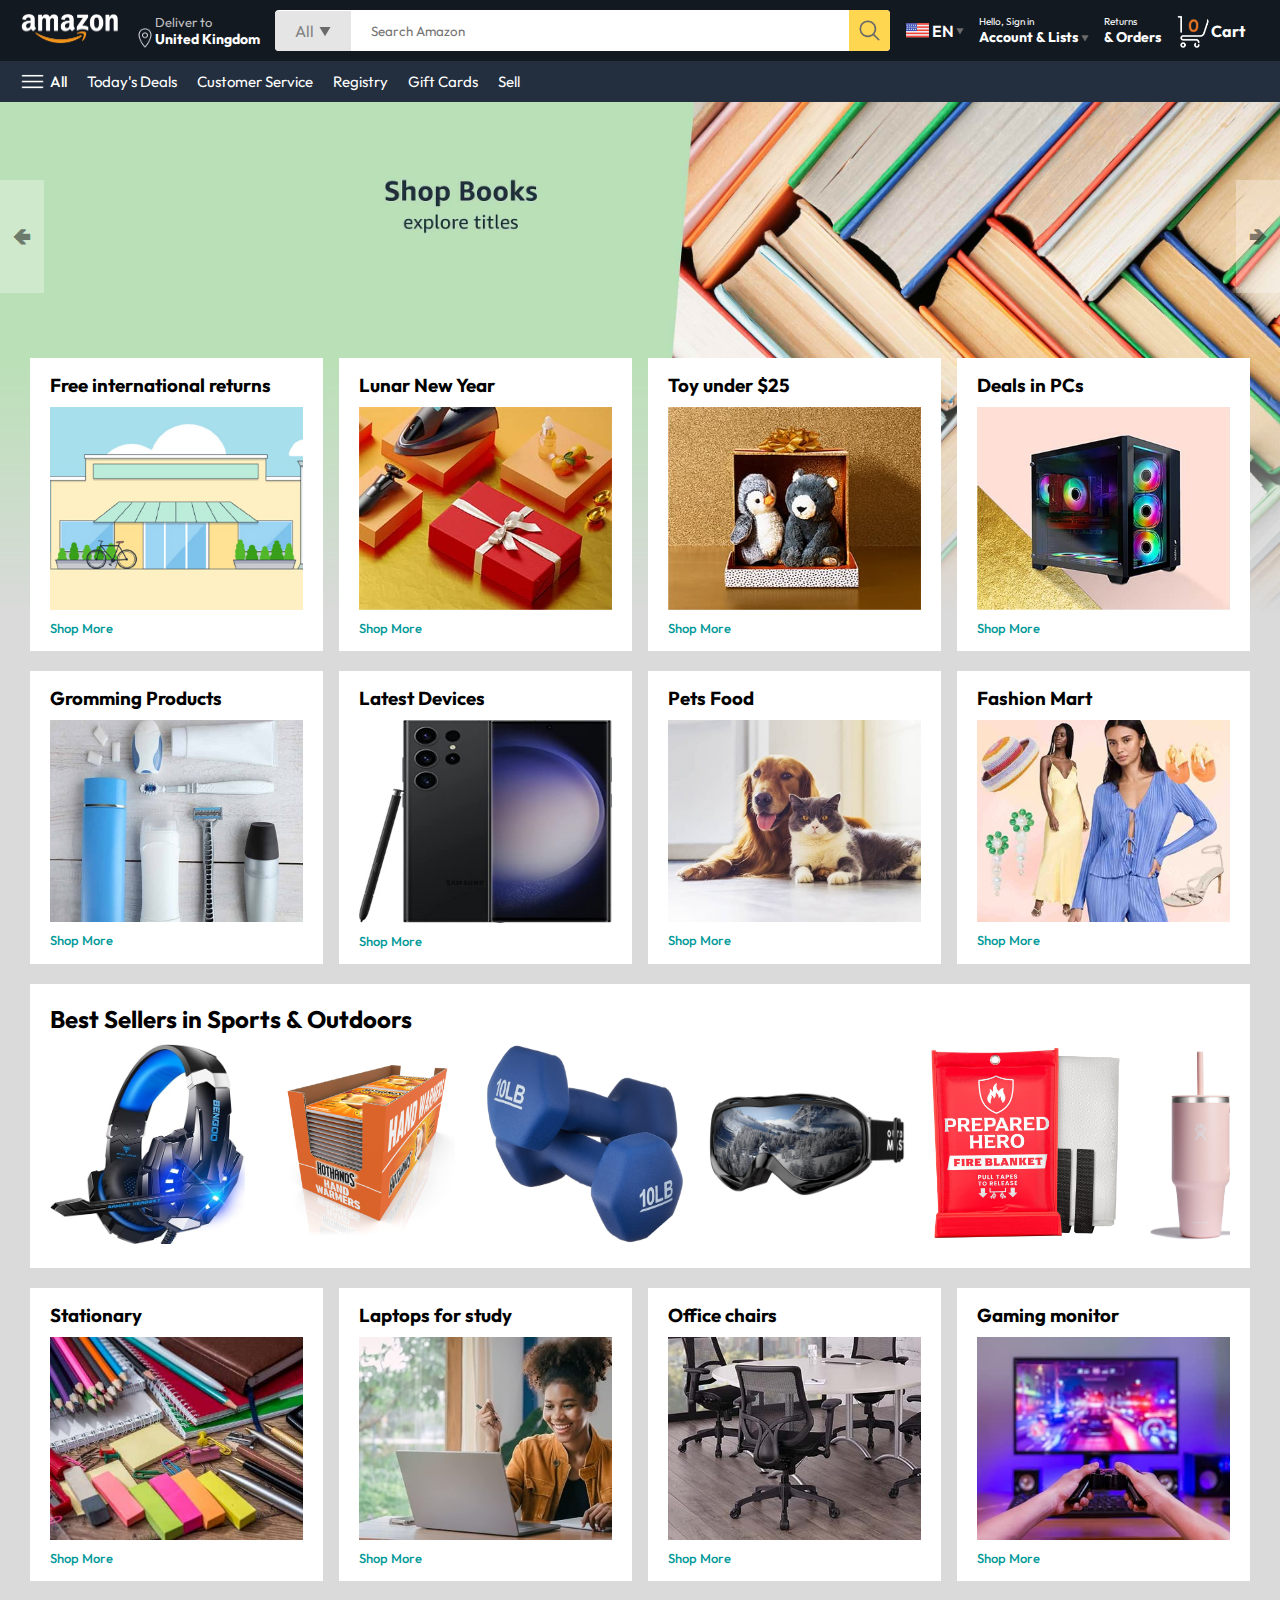
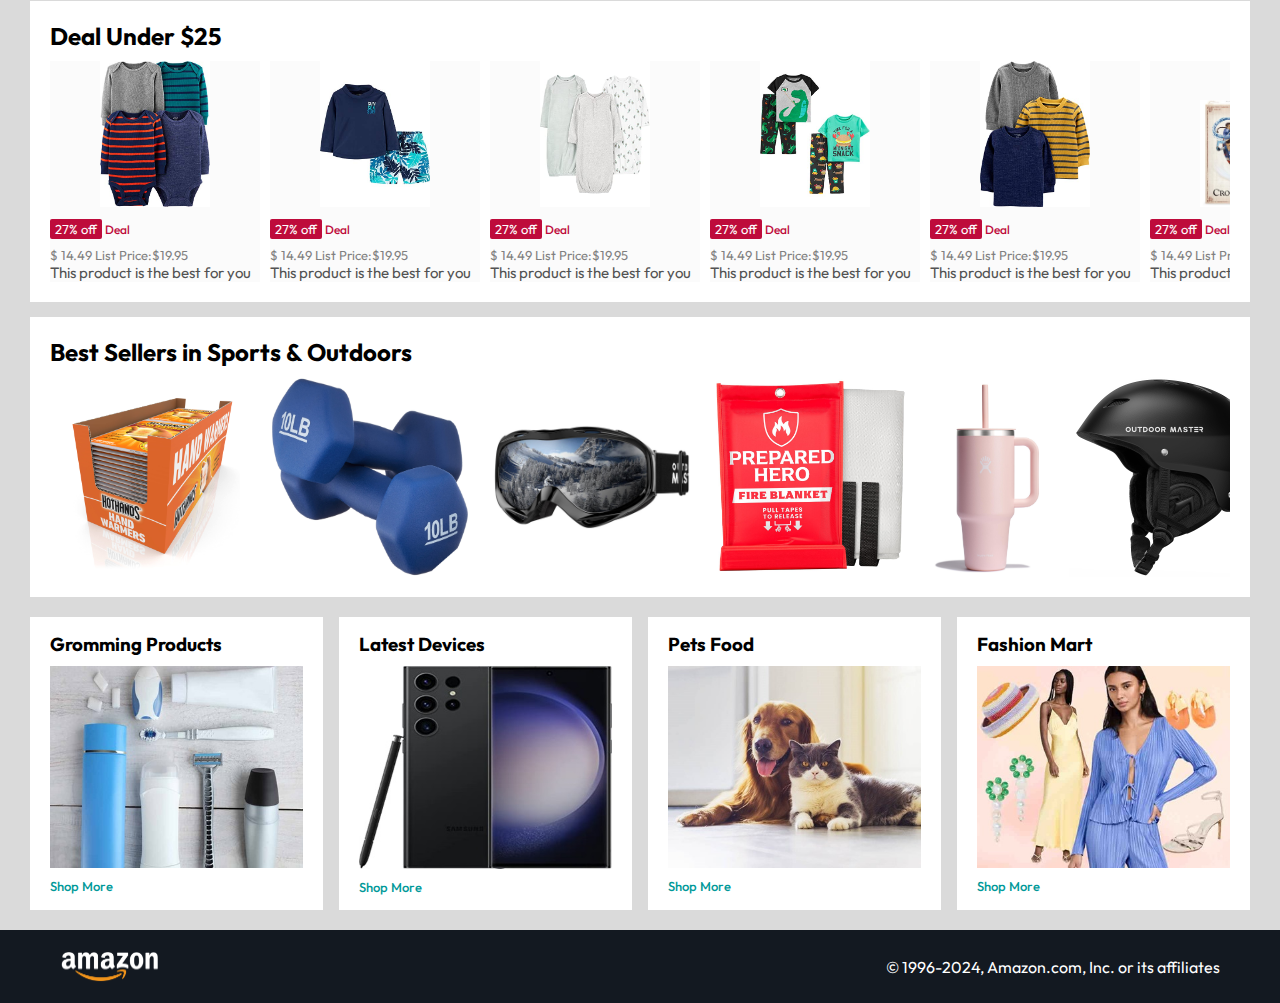
<file: index.html>
<!DOCTYPE html>
<html lang="en">
<head>
    <meta charset="UTF-8">
    <meta name="viewport" content="width=device-width, initial-scale=1.0">
    <title>Amazon Clone by Gowthami</title>
    <link rel="stylesheet" href="style.css">
</head>
<body>
    <nav >
        <!-- amazon_logo -->
        <a href="/">
            <img src="./assets/amazon_logo.png" width="100" alt="">
        </a>
        <!-- text and location icon -->
        <div class="nav-country">
            <img src="./assets/location_icon.png" height="20" alt="">
            <div>
                <p>Deliver to</p>
                <h1>United Kingdom</h1>
            </div>
        </div>
        <!-- search bar -->
        <div class="nav-search">
            <div class="nav-search-category">
                <p>All</p>
                <img src="./assets/dropdown_icon.png" height="12" alt="">
            </div>
            <input type="text" class="nav-search-input" placeholder="Search Amazon">
            <img src="./assets/search_icon.png" class="nav-search-icon" alt="">
        </div>

        <!-- language text, dropdown icon -->
         <div class="nav-language">
            <img src="./assets/us_flag.png" width="25px" alt="">
            <p>EN</p>
            <img src="./assets/dropdown_icon.png" width="8px" alt="">
         </div>

         <!-- text i.e; sign in and Account Lists -->
          <div class="nav-text">
            <p> <a href="/signin.html">Hello, Sign in</a></p>
            <h1>Account & Lists <img src="./assets/dropdown_icon.png" width="8px" alt=""></h1>
          </div>

          <!-- text i.e; Returns & Orders  -->
          <div class="nav-text">
            <p>Returns</p>
            <h1>& Orders</h1>
          </div>

          <!-- cart icon and text cart  -->
           <a href="/cart.html" class="nav-cart">
            <img src="./assets/cart_icon.png" width="35px" alt="">
            <h4>Cart</h4>
           </a>
    </nav>

    <!-- Sub-Menu -->
     <div class="nav-bottom">
        <div>
            <img src="./assets/menu_icon.png" width="25px" alt="">
            <p>All</p>
        </div>
        <!-- some links -->
        <p>Today's Deals</p>
        <p>Customer Service</p>
        <p>Registry</p>
        <p>Gift Cards</p>
        <p>Sell</p>
     </div>

     <!-- Slider -->
      <div class="header-slider">
        <a href="#" class="control_prev">&#129144</a>
        <a href="#" class="control_next">&#129146</a>
        <ul>
            <img src="./assets/header1.jpg" class="header-img" alt="">
            <img src="./assets/header2.jpg" class="header-img" alt="">
            <img src="./assets/header3.jpg" class="header-img" alt="">
            <img src="./assets/header4.jpg" class="header-img" alt="">
            <img src="./assets/header5.jpg" class="header-img" alt="">
            <img src="./assets/header6.jpg" class="header-img" alt="">
        </ul>
      </div>

      <!-- row with title, image and link -->
       <div class="box-row header-box" >
        <div class="box-col">
            <h3>Free international returns</h3>
            <img src="./assets/box1-1.jpg" alt="">
            <a href="/">Shop More</a>
        </div>

        <div class="box-col">
            <h3>Lunar New Year</h3>
            <img src="./assets/box1-2.jpg" alt="">
            <a href="/">Shop More</a>
        </div>

        <div class="box-col">
            <h3>Toy under $25</h3>
            <img src="./assets/box1-3.jpg" alt="">
            <a href="/">Shop More</a>
        </div>

        <div class="box-col">
            <h3>Deals in PCs</h3>
            <img src="./assets/box1-4.jpg" alt="">
            <a href="/">Shop More</a>
        </div>

       </div>

       <div class="box-row" >
        <div class="box-col">
            <h3>Gromming Products</h3>
            <img src="./assets/box2-1.jpg" alt="">
            <a href="/">Shop More</a>
        </div>

        <div class="box-col">
            <h3>Latest Devices</h3>
            <img src="./assets/box2-2.jpg" alt="">
            <a href="/">Shop More</a>
        </div>

        <div class="box-col">
            <h3>Pets Food</h3>
            <img src="./assets/box2-3.jpg" alt="">
            <a href="/">Shop More</a>
        </div>

        <div class="box-col">
            <h3>Fashion Mart</h3>
            <img src="./assets/box2-4.jpg" alt="">
            <a href="/">Shop More</a>
        </div>

       </div>

       <!-- more Products with horizontal sliding -->
        <div class="products-slider">
            <h2>Best Sellers in Sports & Outdoors</h2>
            <div class="products">
                <a href="/product.html">
                <img src="./assets/product_img.jpg" alt="">
                </a>
                <img src="./assets/product1-1.jpg" alt="">
                <img src="./assets/product1-2.jpg" alt="">
                <img src="./assets/product1-3.jpg" alt="">
                <img src="./assets/product1-4.jpg" alt="">
                <img src="./assets/product1-5.jpg" alt="">
                <img src="./assets/product1-6.jpg" alt="">
                <img src="./assets/product1-7.jpg" alt="">
                <img src="./assets/product1-8.jpg" alt="">
                <img src="./assets/product1-9.jpg" alt="">
                <img src="./assets/product1-10.jpg" alt="">
            </div>
        </div>
        
        <!-- row with 4 colums -->
       <div class="box-row" >
        <div class="box-col">
            <h3>Stationary</h3>
            <img src="./assets/box3-1.jpg" alt="">
            <a href="/">Shop More</a>
        </div>

        <div class="box-col">
            <h3>Laptops for study</h3>
            <img src="./assets/box3-2.jpg" alt="">
            <a href="/">Shop More</a>
        </div>

        <div class="box-col">
            <h3>Office chairs</h3>
            <img src="./assets/box3-3.jpg" alt="">
            <a href="/">Shop More</a>
        </div>

        <div class="box-col">
            <h3>Gaming monitor</h3>
            <img src="./assets/box3-4.jpg" alt="">
            <a href="/">Shop More</a>
        </div>

       </div>

       <!-- row to see more products with price and it horizontally scrollable -->
        <div class="products-slider-with-price">
            <h2>Deal Under $25</h2>
            <div class="products">
                <div class="product-card">
                    <div class="product-img-container">
                        <img src="./assets/product2-1.jpg" alt="">
                    </div>
                    <div class="product-offer">
                        <p>27% off</p>
                        <span>Deal</span>
                    </div>
                    <p class="product-price">$ <span>14.49</span> List Price:$19.95</p>
                    <h4>This product is the best for you</h4>
                </div>

                <!-- copy product-card and paste it for 10 times -->
                <div class="product-card">
                    <div class="product-img-container">
                        <img src="./assets/product2-2.jpg" alt="">
                    </div>
                    <div class="product-offer">
                        <p>27% off</p>
                        <span>Deal</span>
                    </div>
                    <p class="product-price">$ <span>14.49</span> List Price:$19.95</p>
                    <h4>This product is the best for you</h4>
                </div>

                <div class="product-card">
                    <div class="product-img-container">
                        <img src="./assets/product2-3.jpg" alt="">
                    </div>
                    <div class="product-offer">
                        <p>27% off</p>
                        <span>Deal</span>
                    </div>
                    <p class="product-price">$ <span>14.49</span> List Price:$19.95</p>
                    <h4>This product is the best for you</h4>
                </div>

                <div class="product-card">
                    <div class="product-img-container">
                        <img src="./assets/product2-4.jpg" alt="">
                    </div>
                    <div class="product-offer">
                        <p>27% off</p>
                        <span>Deal</span>
                    </div>
                    <p class="product-price">$ <span>14.49</span> List Price:$19.95</p>
                    <h4>This product is the best for you</h4>
                </div>

                <div class="product-card">
                    <div class="product-img-container">
                        <img src="./assets/product2-5.jpg" alt="">
                    </div>
                    <div class="product-offer">
                        <p>27% off</p>
                        <span>Deal</span>
                    </div>
                    <p class="product-price">$ <span>14.49</span> List Price:$19.95</p>
                    <h4>This product is the best for you</h4>
                </div>

                <div class="product-card">
                    <div class="product-img-container">
                        <img src="./assets/product2-6.jpg" alt="">
                    </div>
                    <div class="product-offer">
                        <p>27% off</p>
                        <span>Deal</span>
                    </div>
                    <p class="product-price">$ <span>14.49</span> List Price:$19.95</p>
                    <h4>This product is the best for you</h4>
                </div>

                <div class="product-card">
                    <div class="product-img-container">
                        <img src="./assets/product2-7.jpg" alt="">
                    </div>
                    <div class="product-offer">
                        <p>27% off</p>
                        <span>Deal</span>
                    </div>
                    <p class="product-price">$ <span>14.49</span> List Price:$19.95</p>
                    <h4>This product is the best for you</h4>
                </div>

                <div class="product-card">
                    <div class="product-img-container">
                        <img src="./assets/product2-8.jpg" alt="">
                    </div>
                    <div class="product-offer">
                        <p>27% off</p>
                        <span>Deal</span>
                    </div>
                    <p class="product-price">$ <span>14.49</span> List Price:$19.95</p>
                    <h4>This product is the best for you</h4>
                </div>

                <div class="product-card">
                    <div class="product-img-container">
                        <img src="./assets/product2-9.jpg" alt="">
                    </div>
                    <div class="product-offer">
                        <p>27% off</p>
                        <span>Deal</span>
                    </div>
                    <p class="product-price">$ <span>14.49</span> List Price:$19.95</p>
                    <h4>This product is the best for you</h4>
                </div>

                <div class="product-card">
                    <div class="product-img-container">
                        <img src="./assets/product2-10.jpg" alt="">
                    </div>
                    <div class="product-offer">
                        <p>27% off</p>
                        <span>Deal</span>
                    </div>
                    <p class="product-price">$ <span>14.49</span> List Price:$19.95</p>
                    <h4>This product is the best for you</h4>
                </div>

                <div class="product-card">
                    <div class="product-img-container">
                        <img src="./assets/product2-11.jpg" alt="">
                    </div>
                    <div class="product-offer">
                        <p>27% off</p>
                        <span>Deal</span>
                    </div>
                    <p class="product-price">$ <span>14.49</span> List Price:$19.95</p>
                    <h4>This product is the best for you</h4>
                </div>     
            </div>
        </div>

        <!-- more Products with horizontal sliding with no text and description -->
        <div class="products-slider">
            <h2>Best Sellers in Sports & Outdoors</h2>
            <div class="products">
                <img src="./assets/product1-1.jpg" alt="">
                <img src="./assets/product1-2.jpg" alt="">
                <img src="./assets/product1-3.jpg" alt="">
                <img src="./assets/product1-4.jpg" alt="">
                <img src="./assets/product1-5.jpg" alt="">
                <img src="./assets/product1-6.jpg" alt="">
                <img src="./assets/product1-7.jpg" alt="">
                <img src="./assets/product1-8.jpg" alt="">
                <img src="./assets/product1-9.jpg" alt="">
                <img src="./assets/product1-10.jpg" alt="">
            </div>
        </div>

         <!-- row with 4 colums -->
       <div class="box-row" >
        <div class="box-col">
            <h3>Gromming Products</h3>
            <img src="./assets/box2-1.jpg" alt="">
            <a href="/">Shop More</a>
        </div>

        <div class="box-col">
            <h3>Latest Devices</h3>
            <img src="./assets/box2-2.jpg" alt="">
            <a href="/">Shop More</a>
        </div>

        <div class="box-col">
            <h3>Pets Food</h3>
            <img src="./assets/box2-3.jpg" alt="">
            <a href="/">Shop More</a>
        </div>

        <div class="box-col">
            <h3>Fashion Mart</h3>
            <img src="./assets/box2-4.jpg" alt="">
            <a href="/">Shop More</a>
        </div>

       </div>

       <!-- footer -->
        <footer>
            <img src="./assets/amazon_logo.png" width="100" alt="">
            <p>&copy; 1996-2024, Amazon.com, Inc. or its affiliates</p>
        </footer>
        
<script src="script.js"> </script>
</body>
</html>
</file>
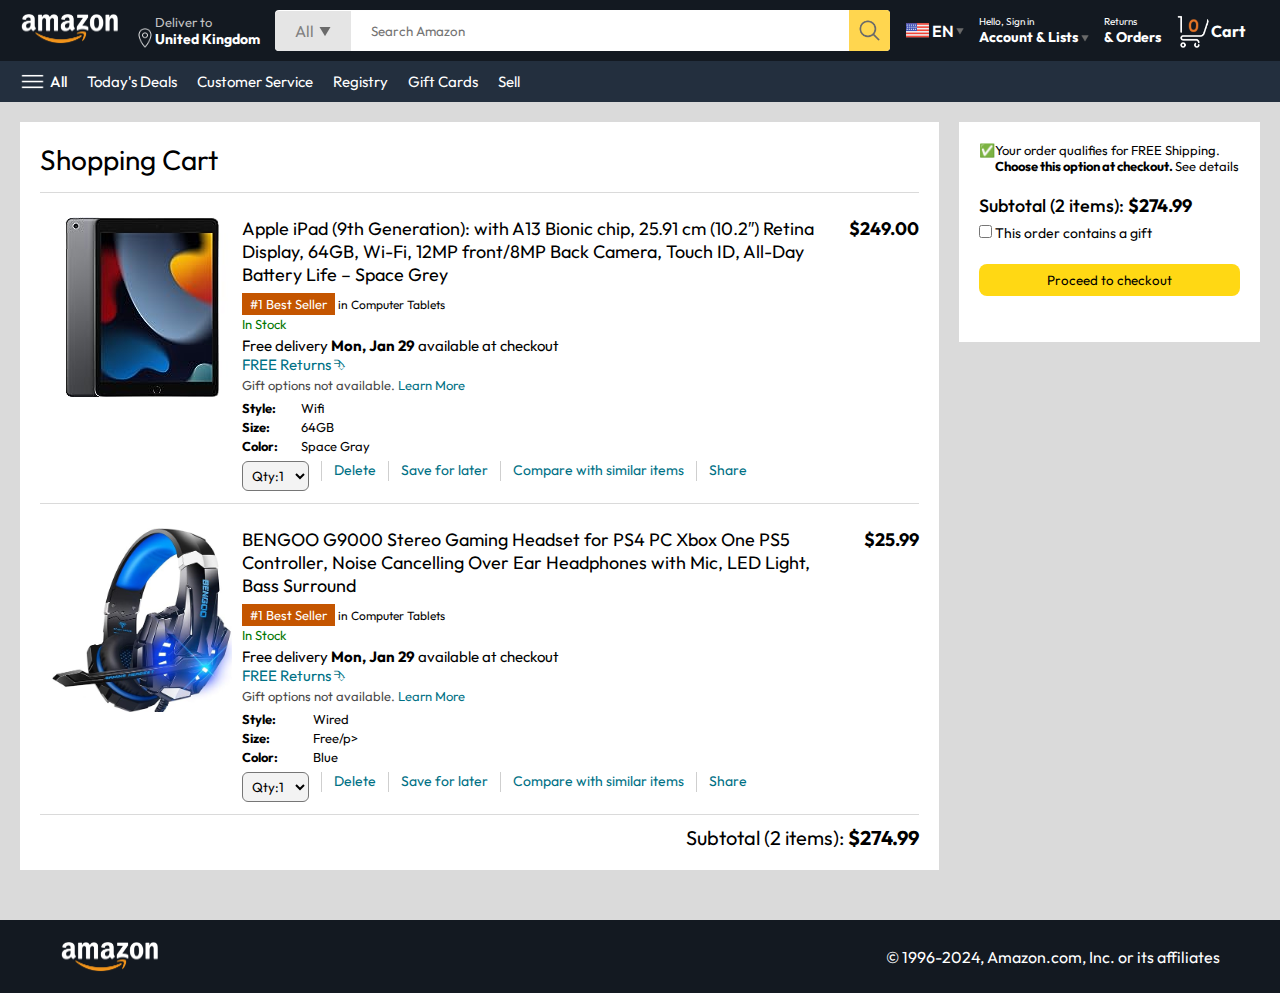
<file: cart.html>
<!DOCTYPE html>
<html lang="en">
<head>
    <meta charset="UTF-8">
    <meta name="viewport" content="width=device-width, initial-scale=1.0">
    <title>Cart</title>
    <link rel="stylesheet" href="style.css">
    <link rel="stylesheet" href="cart.css">
</head>
<body>
    <nav >
        <!-- amazon_logo -->
        <a href="/">
            <img src="./assets/amazon_logo.png" width="100" alt="">
        </a>
        <!-- text and location icon -->
        <div class="nav-country">
            <img src="./assets/location_icon.png" height="20" alt="">
            <div>
                <p>Deliver to</p>
                <h1>United Kingdom</h1>
            </div>
        </div>
        <!-- search bar -->
        <div class="nav-search">
            <div class="nav-search-category">
                <p>All</p>
                <img src="./assets/dropdown_icon.png" height="12" alt="">
            </div>
            <input type="text" class="nav-search-input" placeholder="Search Amazon">
            <img src="./assets/search_icon.png" class="nav-search-icon" alt="">
        </div>

        <!-- language text, dropdown icon -->
         <div class="nav-language">
            <img src="./assets/us_flag.png" width="25px" alt="">
            <p>EN</p>
            <img src="./assets/dropdown_icon.png" width="8px" alt="">
         </div>

         <!-- text i.e; sign in and Account Lists -->
          <div class="nav-text">
            <p> <a href="/signin.html">Hello, Sign in</a></p>
            <h1>Account & Lists <img src="./assets/dropdown_icon.png" width="8px" alt=""></h1>
          </div>

          <!-- text i.e; Returns & Orders  -->
          <div class="nav-text">
            <p>Returns</p>
            <h1>& Orders</h1>
          </div>

          <!-- cart icon and text cart  -->
           <a href="" class="nav-cart">
            <img src="./assets/cart_icon.png" width="35px" alt="">
            <h4>Cart</h4>
           </a>
    </nav>

    <!-- Sub-Menu -->
     <div class="nav-bottom">
        <div>
            <img src="./assets/menu_icon.png" width="25px" alt="">
            <p>All</p>
        </div>
        <!-- some links -->
        <p>Today's Deals</p>
        <p>Customer Service</p>
        <p>Registry</p>
        <p>Gift Cards</p>
        <p>Sell</p>
     </div>

     <!-- content in 2 columns -->
      <div class="cart">
        <div class="cart-left">
            <h1>Shopping Cart</h1>
            <hr>
            <div class="product-cart-list">
                <img src="./assets/ipad_img.jpg" alt="" width="180px">
                <div>
                <div class="product-cart-titleprice">
                    <p>Apple iPad (9th Generation): with A13 Bionic chip, 25.91 cm (10.2″) Retina Display, 64GB, Wi-Fi, 12MP front/8MP Back Camera, Touch ID, All-Day Battery Life – Space Grey</p>
                    <p><b>$249.00</b></p>
                </div>
                <p class="product-cart-bestseller"><span>#1 Best Seller</span> in Computer Tablets</p>
                <p class="product-cart-stock">In Stock</p>
                <p class="product-cart-delivery">Free delivery <b>Mon, Jan 29</b> available at checkout</p>
                <p class="product-cart-return">FREE Returns &#11191</p>
                <p class="product-cart-gift">Gift options not available. <span>Learn More</span></p>

                <div class="product-cart-specs">
                    <p><b>Style:</b></p> <p>Wifi</p>
                    <p><b>Size:</b></p> <p>64GB</p>
                    <p><b>Color:</b></p> <p>Space Gray</p>
                </div>

                <div class="cart-list-action">
                    <select>
                        <option value="1">Qty:1</option>
                        <option value="2">Qty:2</option>
                        <option value="3">Qty:3</option>
                        <option value="4">Qty:4</option>
                        <option value="5">Qty:5</option>
                    </select>
                    <hr>
                    <p class="action-btn">Delete</p>
                    <hr>
                    <p class="action-btn">Save for later</p>
                    <hr>
                    <p class="action-btn">Compare with similar items</p>
                    <hr>
                    <p class="action-btn">Share</p>
                </div>
            </div>
            </div>
            <hr>
            <div class="product-cart-list">
                <img src="./assets/product_img.jpg" alt="" width="180px">
                <div>
                <div class="product-cart-titleprice">
                    <p>BENGOO G9000 Stereo Gaming Headset for PS4 PC Xbox One PS5 Controller, Noise Cancelling Over Ear Headphones with Mic, LED Light, Bass Surround</p>
                    <p><b>$25.99</b></p>
                </div>
                <p class="product-cart-bestseller"><span>#1 Best Seller</span> in Computer Tablets</p>
                <p class="product-cart-stock">In Stock</p>
                <p class="product-cart-delivery">Free delivery <b>Mon, Jan 29</b> available at checkout</p>
                <p class="product-cart-return">FREE Returns &#11191</p>
                <p class="product-cart-gift">Gift options not available. <span>Learn More</span></p>

                <div class="product-cart-specs">
                    <p><b>Style:</b></p> <p>Wired</p>
                    <p><b>Size:</b></p> <p>Free/p>
                    <p><b>Color:</b></p> <p>Blue</p>
                </div>

                <div class="cart-list-action">
                    <select>
                        <option value="1">Qty:1</option>
                        <option value="2">Qty:2</option>
                        <option value="3">Qty:3</option>
                        <option value="4">Qty:4</option>
                        <option value="5">Qty:5</option>
                    </select>
                    <hr>
                    <p class="action-btn">Delete</p>
                    <hr>
                    <p class="action-btn">Save for later</p>
                    <hr>
                    <p class="action-btn">Compare with similar items</p>
                    <hr>
                    <p class="action-btn">Share</p>
                </div>
            </div>
            </div>
            <hr>
            <!-- Total-cart value -->
             <div class="cart-list-subtotal">
                Subtotal (2 items): <b>$274.99</b>
             </div>
        </div>
        <div class="cart-right">
            <div class="cart-free-delivery">
                <p>&#x2705</p>
                <p>Your order qualifies for FREE Shipping. <b>Choose this option at checkout. </b> See details</p>
            </div>
            <p class="cart-subtotal">Subtotal (2 items): <b>$274.99</b></p>
            <p class="cart-right-gift"> <input type="checkbox"> This order contains a gift</p>
            <button>Proceed to  checkout</button>
        </div>
      </div>

    <!-- footer -->
        <footer class="footer-cart">
            <img src="./assets/amazon_logo.png" width="100" alt="">
            <p>&copy; 1996-2024, Amazon.com, Inc. or its affiliates</p>
        </footer>
</body>
</html>
</file>
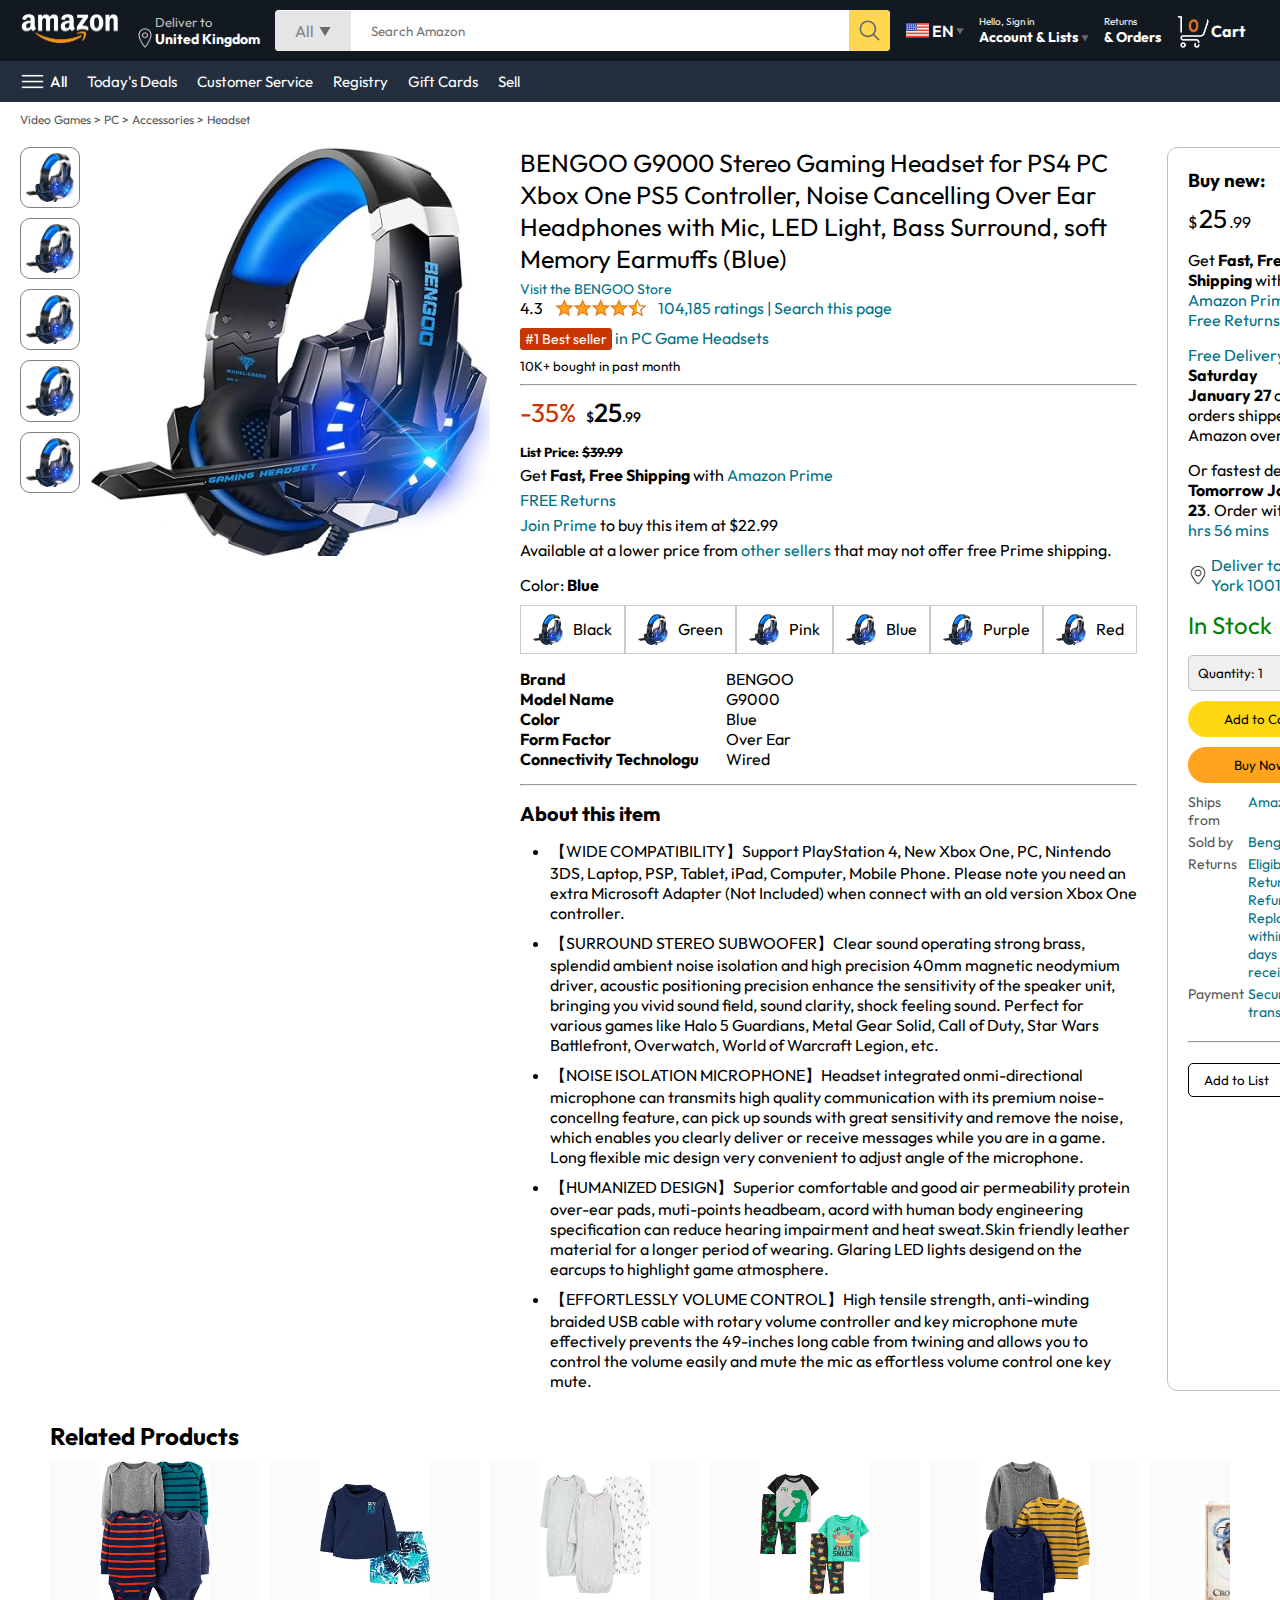
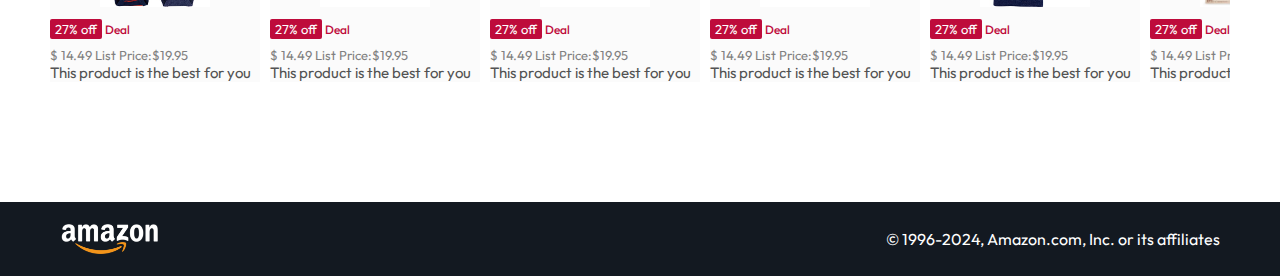
<file: product.html>
<!DOCTYPE html>
<html lang="en">
<head>
    <meta charset="UTF-8">
    <meta name="viewport" content="width=device-width, initial-scale=1.0">
    <title>Product Page</title>
    <link rel="stylesheet" href="style.css">
    <link rel="stylesheet" href="product.css">
</head>
<body>
    <nav >
        <!-- amazon_logo -->
        <a href="/">
            <img src="./assets/amazon_logo.png" width="100" alt="">
        </a>
        <!-- text and location icon -->
        <div class="nav-country">
            <img src="./assets/location_icon.png" height="20" alt="">
            <div>
                <p>Deliver to</p>
                <h1>United Kingdom</h1>
            </div>
        </div>
        <!-- search bar -->
        <div class="nav-search">
            <div class="nav-search-category">
                <p>All</p>
                <img src="./assets/dropdown_icon.png" height="12" alt="">
            </div>
            <input type="text" class="nav-search-input" placeholder="Search Amazon">
            <img src="./assets/search_icon.png" class="nav-search-icon" alt="">
        </div>

        <!-- language text, dropdown icon -->
         <div class="nav-language">
            <img src="./assets/us_flag.png" width="25px" alt="">
            <p>EN</p>
            <img src="./assets/dropdown_icon.png" width="8px" alt="">
         </div>

         <!-- text i.e; sign in and Account Lists -->
          <div class="nav-text">
            <p> <a href="/signin.html">Hello, Sign in</a></p>
            <h1>Account & Lists <img src="./assets/dropdown_icon.png" width="8px" alt=""></h1>
          </div>

          <!-- text i.e; Returns & Orders  -->
          <div class="nav-text">
            <p>Returns</p>
            <h1>& Orders</h1>
          </div>

          <!-- cart icon and text cart  -->
           <a href="/cart.html" class="nav-cart">
            <img src="./assets/cart_icon.png" width="35px" alt="">
            <h4>Cart</h4>
           </a>
    </nav>

    <!-- Sub-Menu -->
     <div class="nav-bottom">
        <div>
            <img src="./assets/menu_icon.png" width="25px" alt="">
            <p>All</p>
        </div>
        <!-- some links -->
        <p>Today's Deals</p>
        <p>Customer Service</p>
        <p>Registry</p>
        <p>Gift Cards</p>
        <p>Sell</p>
     </div>

     <!-- breadcrumbs -->
      <div class="breadcrum">
        <p>Video Games > PC > Accessories > Headset</p>
      </div>

      <!-- product display -->
       <div class="product-display">
        <div class="product-d-image">
            <div class="product-icons">
                <img src="./assets/product_img.jpg" width="60" alt="">
                <img src="./assets/product_img.jpg" width="60" alt="">
                <img src="./assets/product_img.jpg" width="60" alt="">
                <img src="./assets/product_img.jpg" width="60" alt="">
                <img src="./assets/product_img.jpg" width="60" alt="">
            </div>
            <div class="product-main-image">
                <img src="./assets/product_img.jpg" width="400" alt="">
            </div>
        </div>

        <div class="product-d-details">
            <p class="product-title">
                BENGOO G9000 Stereo Gaming Headset for PS4 PC Xbox One PS5 Controller, Noise Cancelling Over Ear Headphones with Mic, LED Light, Bass Surround, soft Memory Earmuffs (Blue)
            </p>
            <p class="brand-store">Visit the BENGOO Store</p>
            <div class="product-rating">
                <div>
                    <div>4.3 <img src="./assets/rating_img.png" height="20px" alt=""></div>
                    <p>104,185 ratings | Search this page</p>
                </div>
                <p><span>#1 Best seller</span> in PC Game Headsets</p>
                <h5>10K+ bought in past month</h5>
                <hr>
            </div>
            <div class="product-d-price">
                <div>
                    <p>-35%</p>
                    <h1>$<span>25</span>.99 </h1>
                </div>
                <h5>List Price: <span>$39.99</span> </h5>
                <p>Get <b>Fast, Free Shipping</b> with <span>Amazon Prime</span></p>
                <p><span>FREE Returns</span></p>
                <p><span>Join Prime</span> to buy this item at $22.99</p>
                <p>Available at a lower price from <span>other sellers</span> that may not offer free Prime shipping.</p>
            </div>

            <div class="product-color-selection">
                <p>Color: <b>Blue</b></p>
                <div class="product-color-options">
                    <div class="option">
                        <img src="./assets/product_img.jpg" width="30px" alt="">
                        <p>Black</p>
                    </div>

                    <div class="option">
                        <img src="./assets/product_img.jpg" width="30px" alt="">
                        <p>Green</p>
                    </div>

                    <div class="option">
                        <img src="./assets/product_img.jpg" width="30px" alt="">
                        <p>Pink</p>
                    </div>

                    <div class="option">
                        <img src="./assets/product_img.jpg" width="30px" alt="">
                        <p>Blue</p>
                    </div>

                    <div class="option">
                        <img src="./assets/product_img.jpg" width="30px" alt="">
                        <p>Purple</p>
                    </div>

                    <div class="option">
                        <img src="./assets/product_img.jpg" width="30px" alt="">
                        <p>Red</p>
                    </div>
                </div>
            </div>
            <div class="product-info">
                <p><b>Brand</b></p> <p>BENGOO</p>
                <p><b>Model Name</b></p> <p>G9000</p>
                <p><b>Color</b></p> <p>Blue</p>
                <p><b>Form Factor</b></p> <p>Over Ear</p>
                <p><b>Connectivity Technologu</b></p> <p>Wired</p>
            </div>
            <hr>
            <div class="product-description">
                <h1>About this item</h1>
                <ul>
                    <li>【WIDE COMPATIBILITY】Support PlayStation 4, New Xbox One, PC, Nintendo 3DS, Laptop, PSP, Tablet, iPad, Computer, Mobile Phone. Please note you need an extra Microsoft Adapter (Not Included) when connect with an old version Xbox One controller.</li>
                    <li>【SURROUND STEREO SUBWOOFER】Clear sound operating strong brass, splendid ambient noise isolation and high precision 40mm magnetic neodymium driver, acoustic positioning precision enhance the sensitivity of the speaker unit, bringing you vivid sound field, sound clarity, shock feeling sound. Perfect for various games like Halo 5 Guardians, Metal Gear Solid, Call of Duty, Star Wars Battlefront, Overwatch, World of Warcraft Legion, etc.</li>
                    <li>【NOISE ISOLATION MICROPHONE】Headset integrated onmi-directional microphone can transmits high quality communication with its premium noise-concellng feature, can pick up sounds with great sensitivity and remove the noise, which enables you clearly deliver or receive messages while you are in a game. Long flexible mic design very convenient to adjust angle of the microphone.</li>
                    <li>【HUMANIZED DESIGN】Superior comfortable and good air permeability protein over-ear pads, muti-points headbeam, acord with human body engineering specification can reduce hearing impairment and heat sweat.Skin friendly leather material for a longer period of wearing. Glaring LED lights desigend on the earcups to highlight game atmosphere.</li>
                    <li>【EFFORTLESSLY VOLUME CONTROL】High tensile strength, anti-winding braided USB cable with rotary volume controller and key microphone mute effectively prevents the 49-inches long cable from twining and allows you to control the volume easily and mute the mic as effortless volume control one key mute.</li>
                </ul>

            </div>
        </div>
        <div class="product-d-purchase">
            <div class="title">
                <h3>Buy new:</h3><img src="./assets/circle_icon.png" width="20px" alt="">
            </div>
            <h1 class="price">$<span>25</span>.99</h1>
            <div class="gap">
                <p>Get <b>Fast, Free Shipping</b> with <span>Amazon Prime</span></p>
                <p><span>Free Returns</span></p>
            </div>

            <div class="gap">
                <p><span>Free Delivery</span> <b>Saturday</b></p>
                <p><b>January 27</b> on orders shipped by Amazon over $35</p>
            </div>

            <div class="gap">
                <p>Or fastest delivery <b>Tomorrow</b> <b>January 23</b>. Order within <span>10 hrs 56 mins</span></p>    
            </div>
            <div class="delivery-location">
                <img src="./assets/location_icon_dark.png" width="20px" alt="">
                <p><span>Deliver to New York 10014</span></p>
            </div>
            <h2 class="product-stock">In Stock</h2>
            <select class="product-quantity">
                <option value="1">Quantity: 1</option>
                <option value="2">Quantity: 2</option>
                <option value="3">Quantity: 3</option>
            </select>

            <button class="btn">Add to Cart</button>
            <button class="btn product-buy">Buy Now</button>
            <div class="product-seller-info">
                <p>Ships from</p> <p><span>Amazon</span></p>
                <p>Sold by</p> <p><span>Bengoo Inc.</span></p>
                <p>Returns</p> <p><span>Eligible for Return, Refund or Replacement within 30 days of receipt</span></p>
                <p>Payment</p> <p><span>Secure transaction</span></p>
            </div>
            <hr>
            <button class="product-add-list">Add to List</button>
        </div>
       </div>

       <!-- Recommended product -->
        <div class="products-slider-with-price">
            <h2>Related Products</h2>
            <div class="products">
                <div class="product-card">
                    <div class="product-img-container">
                        <img src="./assets/product2-1.jpg" alt="">
                    </div>
                    <div class="product-offer">
                        <p>27% off</p>
                        <span>Deal</span>
                    </div>
                    <p class="product-price">$ <span>14.49</span> List Price:$19.95</p>
                    <h4>This product is the best for you</h4>
                </div>

                <!-- copy product-card and paste it for 10 times -->
                <div class="product-card">
                    <div class="product-img-container">
                        <img src="./assets/product2-2.jpg" alt="">
                    </div>
                    <div class="product-offer">
                        <p>27% off</p>
                        <span>Deal</span>
                    </div>
                    <p class="product-price">$ <span>14.49</span> List Price:$19.95</p>
                    <h4>This product is the best for you</h4>
                </div>

                <div class="product-card">
                    <div class="product-img-container">
                        <img src="./assets/product2-3.jpg" alt="">
                    </div>
                    <div class="product-offer">
                        <p>27% off</p>
                        <span>Deal</span>
                    </div>
                    <p class="product-price">$ <span>14.49</span> List Price:$19.95</p>
                    <h4>This product is the best for you</h4>
                </div>

                <div class="product-card">
                    <div class="product-img-container">
                        <img src="./assets/product2-4.jpg" alt="">
                    </div>
                    <div class="product-offer">
                        <p>27% off</p>
                        <span>Deal</span>
                    </div>
                    <p class="product-price">$ <span>14.49</span> List Price:$19.95</p>
                    <h4>This product is the best for you</h4>
                </div>

                <div class="product-card">
                    <div class="product-img-container">
                        <img src="./assets/product2-5.jpg" alt="">
                    </div>
                    <div class="product-offer">
                        <p>27% off</p>
                        <span>Deal</span>
                    </div>
                    <p class="product-price">$ <span>14.49</span> List Price:$19.95</p>
                    <h4>This product is the best for you</h4>
                </div>

                <div class="product-card">
                    <div class="product-img-container">
                        <img src="./assets/product2-6.jpg" alt="">
                    </div>
                    <div class="product-offer">
                        <p>27% off</p>
                        <span>Deal</span>
                    </div>
                    <p class="product-price">$ <span>14.49</span> List Price:$19.95</p>
                    <h4>This product is the best for you</h4>
                </div>

                <div class="product-card">
                    <div class="product-img-container">
                        <img src="./assets/product2-7.jpg" alt="">
                    </div>
                    <div class="product-offer">
                        <p>27% off</p>
                        <span>Deal</span>
                    </div>
                    <p class="product-price">$ <span>14.49</span> List Price:$19.95</p>
                    <h4>This product is the best for you</h4>
                </div>

                <div class="product-card">
                    <div class="product-img-container">
                        <img src="./assets/product2-8.jpg" alt="">
                    </div>
                    <div class="product-offer">
                        <p>27% off</p>
                        <span>Deal</span>
                    </div>
                    <p class="product-price">$ <span>14.49</span> List Price:$19.95</p>
                    <h4>This product is the best for you</h4>
                </div>

                <div class="product-card">
                    <div class="product-img-container">
                        <img src="./assets/product2-9.jpg" alt="">
                    </div>
                    <div class="product-offer">
                        <p>27% off</p>
                        <span>Deal</span>
                    </div>
                    <p class="product-price">$ <span>14.49</span> List Price:$19.95</p>
                    <h4>This product is the best for you</h4>
                </div>

                <div class="product-card">
                    <div class="product-img-container">
                        <img src="./assets/product2-10.jpg" alt="">
                    </div>
                    <div class="product-offer">
                        <p>27% off</p>
                        <span>Deal</span>
                    </div>
                    <p class="product-price">$ <span>14.49</span> List Price:$19.95</p>
                    <h4>This product is the best for you</h4>
                </div>

                <div class="product-card">
                    <div class="product-img-container">
                        <img src="./assets/product2-11.jpg" alt="">
                    </div>
                    <div class="product-offer">
                        <p>27% off</p>
                        <span>Deal</span>
                    </div>
                    <p class="product-price">$ <span>14.49</span> List Price:$19.95</p>
                    <h4>This product is the best for you</h4>
                </div>     
            </div>
        </div>

        <!-- footer -->
        <footer class="product-footer">
            <img src="./assets/amazon_logo.png" width="100" alt="">
            <p>&copy; 1996-2024, Amazon.com, Inc. or its affiliates</p>
        </footer>

    <script>
        //code to scroll the product images using only mouse
        const scrollContainer = document.querySelectorAll(".products");
        for (const item of scrollContainer) {
            item.addEventListener('wheel',(evt)=>{
                evt.preventDefault();
                item.scrollLeft += evt.deltaY
    })
}
    </script>
</body>
</html>
</file>
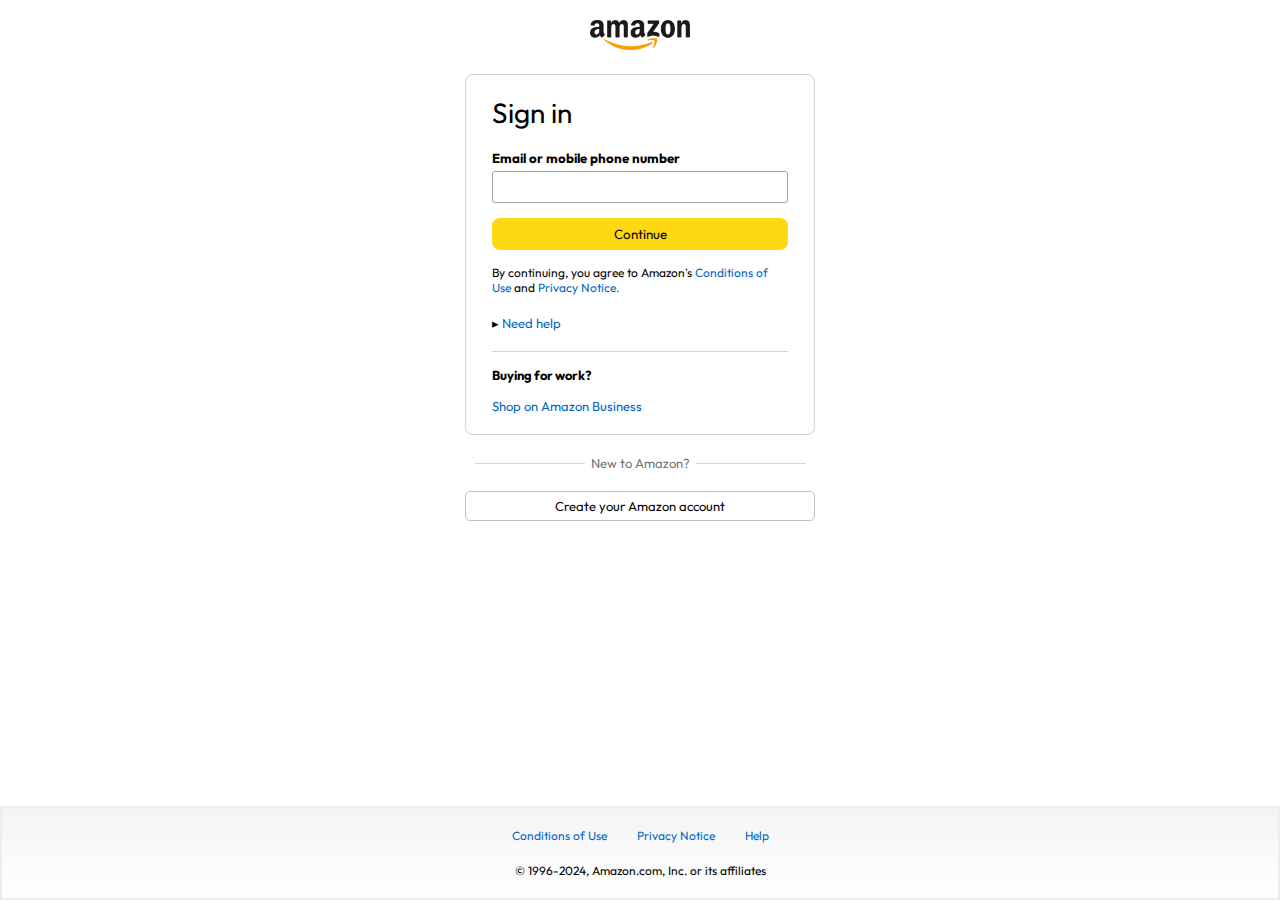
<file: signin.html>
<!DOCTYPE html>
<html lang="en">
<head>
    <meta charset="UTF-8">
    <meta name="viewport" content="width=device-width, initial-scale=1.0">
    <title>Sign In</title>
    <link rel="stylesheet" href="signin.css">
</head>
<body>
    <a href="/"><img class="logo" src="./assets/amazon_logo_dark.png" width="100px" alt=""></a>
    <div class="signin-container">
        <h1 class="signin-title">Sign in</h1>
        <h5 class="input-lable">Email or mobile phone number</h5>
        <input type="text">
        <button>Continue</button>
        <p class="signin-condition">By continuing, you agree to Amazon's <span>Conditions of Use</span> and <span>Privacy Notice.</span></p>
        <p class="signin-help">&#9656 <span>Need help</span></p>
        <hr>
        <h4>Buying for work?</h4>
        <p class="signin-business"><span>Shop on Amazon Business</span></p>
    </div>

    <div class="signin-bottom">
        <hr>
        <p>New to Amazon?</p>
        <hr>
    </div>

    <a href="/signup.html">
        <button class="signin-signup-btn">Create your Amazon account</button>
    </a>
    
    <footer>
        <div class="footer-links">
            <a href="#">Conditions of Use</a>
            <a href="#">Privacy Notice</a>
            <a href="#">Help</a>
        </div>
        <p class="footer-copyright">&copy; 1996-2024, Amazon.com, Inc. or its affiliates</p>
    </footer>
</body>
</html>
</file>
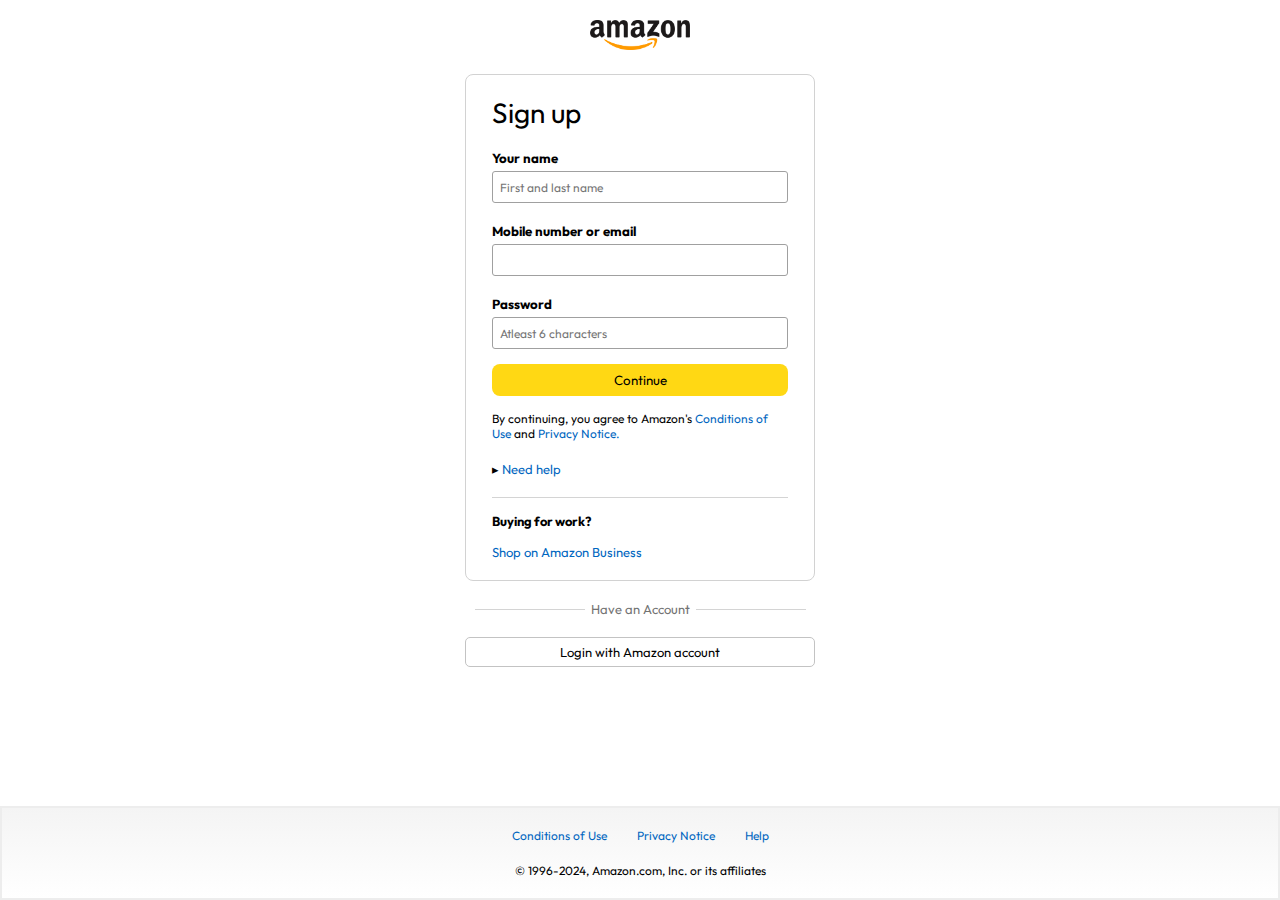
<file: signup.html>
<!DOCTYPE html>
<html lang="en">
<head>
    <meta charset="UTF-8">
    <meta name="viewport" content="width=device-width, initial-scale=1.0">
    <title>Sign up</title>
    <link rel="stylesheet" href="signin.css">
</head>
<body>
    <a href="/"><img class="logo" src="./assets/amazon_logo_dark.png" width="100px" alt=""></a>
    <div class="signin-container">
        <h1 class="signin-title">Sign up</h1>
        <h5 class="input-lable">Your name</h5>
        <input type="text" placeholder="First and last name">
        <h5 class="input-lable">Mobile number or email</h5>
        <input type="text">
        <h5 class="input-lable">Password</h5>
        <input type="password" placeholder="Atleast 6 characters">
        <button>Continue</button>
        <p class="signin-condition">By continuing, you agree to Amazon's <span>Conditions of Use</span> and <span>Privacy Notice.</span></p>
        <p class="signin-help">&#9656 <span>Need help</span></p>
        <hr>
        <h4>Buying for work?</h4>
        <p class="signin-business"><span>Shop on Amazon Business</span></p>
    </div>

    <div class="signin-bottom">
        <hr>
        <p>Have an Account</p>
        <hr>
    </div>

    <a href="/signin.html">
        <button class="signin-signup-btn">Login with Amazon account</button>
    </a>
    
    <footer>
        <div class="footer-links">
            <a href="#">Conditions of Use</a>
            <a href="#">Privacy Notice</a>
            <a href="#">Help</a>
        </div>
        <p class="footer-copyright">&copy; 1996-2024, Amazon.com, Inc. or its affiliates</p>
    </footer>
    
</body>
</html>
</file>
<file: style.css>
@import url('https://fonts.googleapis.com/css2?family=Outfit:wght@100..900&display=swap');

*{
    padding: 0;
    margin: 0;
    box-sizing: border-box;
    font-family: "Outfit", sans-serif;;
}
body{
    background: #dadada;
}
a{
    text-decoration: none;
    color: inherit;
}

/* <nav> */
nav{
     display: flex;  /*all elements in this nav aligns horizontally */
     align-items: center;
     justify-content: space-between;
     background: #131921;
     padding: 10px 20px;
     color: white;
}
.nav-country{
    display: flex;  /*icon will be on left and text will be on right side*/
    align-items: end; /*icon will be at bottom*/
    margin-left: 15px;
    font-size: 13px;
    color: #c4c4c4;
}
.nav-country h1{
    color: white;
    font-size: 14px;
}
.nav-search{
    flex: 1;  /*this will use the entire space available in this row*/
    display: flex;
    align-items: center;
    background: white;
    color: gray;
    max-width: 1000px;
    border-radius: 4px;
    margin-left: 15px;
}
.nav-search-category{
    display: flex;
    align-items: center;
    padding: 10px 20px;
    gap: 5px;
    background: #e5e5e5;
    border-radius: 4px 0 0 4px;
}
.nav-search-input{
    border: none;
    outline: none;
    padding-left: 20px;
    width: 100%;
}
.nav-search-icon{
    max-width: 41px;
    padding: 8px;
    background: #ffd64f;
    border-radius: 0 4px 4px 0;
}
.nav-language{
    display: flex;
    align-items: center;
    gap: 2px;
    font-weight: 600;
    margin-left: 15px;
}
.nav-text{
    margin-left: 15px;
}
.nav-text p{
    font-size: 10px;
}
.nav-text h1{
    font-size: 14px;
}
.nav-cart{
    display: flex;
    align-items: center;
    margin: 0px 15px;
}

/* Sub-Menu */
.nav-bottom{
    display: flex;
    align-items: center;
    gap: 20px;
    padding: 8px 20px;
    background: #232f3e;
    color: white;
    font-size: 15px;
}
.nav-bottom div{
    display: flex;
    align-items: center;
    gap: 5px;
    font-weight: 500;
}
/* slider */
.header-slider ul{
    display: flex;   /* all images are aligned horizontally*/
    overflow-y: hidden;
}
.header-img{
    max-width:100%;
    mask-image: linear-gradient(to bottom, #000000 50%, transparent 100%);
}
.header-slider a{
    position: absolute;
    top:20%;
    z-index: 1;
    padding: 5vh 1vw;
    background: #ffffff4f;
    color: #0000007b;
    text-decoration: none;
    font-weight: 600;
    font-size: 18px;
    cursor: pointer;
}
.control_next{
    right: 0;
}
/* row with title, image and link */
.box-row{
    display: flex;
    flex-wrap: wrap;
    row-gap: 20px;
    justify-content: space-between;
    margin: 20px 30px;
}
.box-col{
    display: flex;
    flex-direction: column;
    gap: 10px;
    padding: 15px 20px;
    background: white;
    max-width: 24%;
    min-height: 200px;

    z-index:1;
}
.box-col a{
    font-size: 13px;
    color: #009999;
    font-weight: 500;
}
.header-box{
    margin-top: -20vw;
}
/* more Products with horizontal sliding */
.products-slider{
    background: white;
    margin: 0 30px;
    padding: 20px;
    margin-bottom: 15px;
}
.products-slider .products{
    display: flex;
    overflow-x: auto;
    gap:20px;
    margin-top: 10px;
}
.products-slider .products img{
    max-width: 200px;
    max-height: 200px;
}
/* hide the horizontal scrollbar to scroll the product images and make it scrollable by using shift + mouse wheel*/
.products-slider .products::-webkit-scrollbar{
    display: none;
}
/* row to see more products with price and it horizontally scrollable */
.products-slider-with-price{
    background: white;
    margin: 0 30px;
    padding: 20px;
    margin-bottom: 15px;
}
.products-slider-with-price .products{
    display: flex;
    overflow-x: auto;
    gap: 10px;
    margin-top: 10px;
}
.products-slider-with-price .products::-webkit-scrollbar{
    display: none;
}
.product-card{
    display: flex;
    flex-direction: column;
    justify-content: end;
    min-width: 210px;
    background: #fbfbfb;
}
.product-card img{
    width: 110px;
    margin: 0 50px;
}
.product-offer p{
    background: #be0b3b;
    color: white;
    display: inline-block;
    padding: 2px 5px;
    border-radius: 2px;
    margin: 8px 0;
    font-size: 13px;
}
.product-offer span{
    color: #be0b3b;
    font-weight: 500;
    font-size: 12px;
}
.product-price{
    color: gray;
    font-size: 13px;
}
.product-card h4{
    color: #525252;
    font-size: 15px;
    font-weight: 400;
}
/* footer */
footer{
    display: flex;
    align-items: center;
    justify-content: space-between;
    color: white;
    background: #131921;
    padding: 20px 60px;
}
</file>
<file: cart.css>
.cart{
    display: flex;
    gap: 20px;
    margin: 20px;
}
.cart-left{
    background: white;
    padding: 20px;
}
.cart-left h1{
    font-size: 28px;
    font-weight: 400;
    margin-bottom: 15px;
}
.cart-left hr{
    border: none;
    height: 1px;
    background: #dadada;
}
.product-cart-list{
    display: flex;
    align-items: start;
    gap: 10px;
    padding: 24px 0 12px 12px;
}
.product-cart-titleprice{
    display: flex;
    gap: 20px;
    font-size: 18px;
}
.product-cart-bestseller{
    font-size: 12px;
    margin-top: 10px;
}
.product-cart-bestseller span{
    font-size: 13px;
    background: #c45500;
    color: white;
    padding: 3px 8px;
}
.product-cart-stock{
    font-size: 13px;
    color: #007600;
    margin: 4px 0;
}
.product-cart-delivery{
    font-size: 15px;
}
.product-cart-return{
    font-size: 15px;
    color: #007185;
    font-weight: 400;
}
.product-cart-gift{
    color: #494949;
    font-size: 13px;
    margin: 3px 0;
}
.product-cart-gift span{
    color: #007185;
}
.product-cart-specs{
    max-width: 150px;
    display: grid;
    grid-template-columns: auto auto;
    row-gap: 3px;
    font-size: 13px;
    margin: 7px 0;
}
.cart-list-action{
    display: flex;
    gap: 12px;
    font-size: 14px;
    color: #007185;
}
.cart-list-action hr{  /* horizontal lines are designed vertically */
    height: 20px;
    width: 1px;
    background: #cfcfcf;
}
.cart-list-action select{
    padding: 5px;
    border-radius: 6px;
    background: #f3f3f3;
}
.cart-list-subtotal{
    text-align: right;
    font-size: 20px;
    margin-top: 10px;
}
.cart-right{
    background: white;
    padding: 20px;
    max-height: 220px;
    min-width: 280px;
}
.cart-free-delivery{
    display: flex;
    font-size: 13px;
}
.cart-subtotal{
    margin-top: 20px;
    font-size: 18px;
    font-weight: 500;
}
.cart-right-gift{
    margin: 7px 0;
    font-size: 14px;
}
.cart-right button{
    width: 100%;
    height: 32px;
    margin: 15px 0;
    background: #ffd814;
    border: none;
    border-radius: 8px;
    cursor: pointer;
}
.cart-right button:hover{
    background: #ebc712;
}
/* footer */
.footer-cart{
    margin-top: 50px;
}
</file>
<file: product.css>
/* product page - breadcrum */
body{
    background: white;
}
.breadcrum{
    padding: 10px 20px;
    font-size: 12px;
    color: #565656;
}

/* product display */
.product-display{
    min-height: 100%;
    padding: 10px 20px;
    display: flex;
}
.product-d-image{
    display: flex;
    gap: 10px;
}
.product-icons{
    display: flex;
    flex-direction: column;
    gap: 10px;
}
.product-icons img{
    border: 1px solid gray;
    border-radius: 10px;
    padding: 5px;
}
.product-d-details{
    margin: 0 30px;
}
.product-title{
    font-size: 25px;
}
.brand-store{
    margin-top: 5px;
    color: #007185;
    font-size: 14px;
}
.product-rating{
    display: flex;
    flex-direction: column;
    gap: 10px;
}
.product-rating div{
    display: flex;
    align-items: center;
    gap: 10px;
}
.product-rating p{
    color: #007185;
}
.product-rating p span{
    color: #fff;
    background: #c73500;
    padding: 2px 5px;
    border-radius: 3px;
    font-size: 14px;
}
.product-rating h5{
    font-weight: 400;
}
.product-d-price{
    display: flex;
    flex-direction: column;
    gap: 5px;
}
.product-d-price div{
    display: flex;
    align-items: center;
    gap: 10px;
    margin: 10px 0;
}
.product-d-price div p{
    font-size: 26px;
    color: #c73500;
}
.product-d-price div h1{
    font-size: 14px;
    font-weight: 500;
}
.product-d-price div h1 span{
    font-size: 26px;
    font-weight: 500;
}
.product-d-price div h5{
    color: #565656;
    font-weight: 400;
}
.product-d-price h5 span{
    text-decoration: line-through;
}
.product-d-price p span{
    color: #007185;
}

.product-color-selection{
    margin: 15px 0;
}
.product-color-options{
    display: flex;
    justify-content: space-between;
    margin-top: 10px;
}
.option{
    display: flex;
    align-items: center;
    padding: 8px 12px;
    border: 1px solid #cbcbcb;
    gap: 10px;
}

.product-info{
    display: grid;
    grid-template-columns: auto auto;
    max-width: 300px;
    margin-bottom: 15px;
}

.product-description h1{
    font-size: 20px;
    margin: 15px 0;
}
.product-description ul{
    display: flex;
    flex-direction: column;
    gap: 10px;
    margin-left: 30px;
}

.product-d-purchase{
    width: 100%;
    max-width: 280px;
    border: 1px solid #c1c1c1;
    border-radius: 10px;
    padding: 20px;
}
.product-d-purchase .title{
    display: flex;
    justify-content: space-between;
    align-items: center;
}
.product-d-purchase .price{
    font-size: 16px;
    font-weight: 400;
    margin: 10px 0;
}
.product-d-purchase .price span{
    font-size: 26px;
    padding: 2px ;
}
.product-d-purchase .gap{
    margin: 15px 0;
}
.product-d-purchase p span{
    color: #007185;
}
.delivery-location{
    display: flex;
    align-items: center;
    gap: 3px;
}
.product-stock{
    margin: 15px 0;
    color: green;
    font-weight: 400;
}
.product-quantity{
    padding: 8px 5px;
    outline: none;
    width: 100%;
    border-radius: 5px;
    background: #efefef;
    border-color: #c1c1c1;
}
.product-d-purchase .btn{
    outline: none;
    border: none;
    background: #ffd814;
    width: 100%;
    padding: 10px 0;
    margin-top: 10px;
    border-radius: 50px;
    cursor: pointer;
}
.product-d-purchase .product-buy{
    background: #ffa41c;
}
.product-seller-info{
    margin-top: 10px;
    display: grid;
    grid-template-columns: auto auto;
    gap: 4px;
    font-size: 14px;
    color: #565656;
}
.product-seller-info span{
    color: #007185;
}
.product-d-purchase hr{
    margin: 20px 0;
}
.product-add-list{
    width: 100%;
    padding: 8px 15px;
    border-radius: 5px;
    border: 1px solid #000;
    text-align: start;
    background: #fff;
    cursor: pointer;
}

/* footer */
.product-footer{
    margin-top: 100px;
}
</file>
<file: signin.css>
@import url('https://fonts.googleapis.com/css2?family=Outfit:wght@100..900&display=swap');

*{
    padding: 0;
    margin: 0;
    box-sizing: border-box;
    font-family: "Outfit", sans-serif;
}
body{
    background: #fff;
    text-align: center;
    font-family: "Outfit", sans-serif;
    min-height: 100vh;
}
.logo{
    margin-top: 20px;
}
.signin-container{
    max-width: 350px;
    border: 1px solid #d2d2d2;
    margin: auto;
    margin-top: 20px;
    padding: 20px 26px;
    border-radius: 8px;
    text-align: left;
}
.signin-title{
    font-size: 28px;
    font-weight: 400;
}
.input-lable{
    margin-top: 20px;
}
.signin-container input{
    width: 100%;
    height: 32px;
    margin-top: 5px;
    padding: 3px 7px;
    border-radius: 3px;
    border: 1px solid #a0a0a0;
    font-size: 12px;
}
.signin-container input:focus{
    outline: 3px solid #c2f2ff;
}
.signin-container button{
    width: 100%;
    height: 32px;
    margin: 15px 0;
    background: #ffd814;
    border: none;
    border-radius: 8px;
    cursor: pointer;
}
.signin-container button:hover{
    background: #ebc712;
}
.signin-condition{
    font-size: 12px;
}
.signin-container p span{
    color: #0066c0;
}
.signin-help{
    font-size: 13px;
    margin: 20px 0;
}
.signin-container hr{
    border: none;
    height: 1px;
    background: #d4d4d4;
}
.signin-container h4{
    margin: 15px 0;
    font-size: 13px;
}
.signin-business{
    font-size: 13px;
}
.signin-bottom{
    width: 350px;
    font-size: 13px;
    color: #737373;
    margin: 20px auto;
    display: flex;
    align-items: center;
    justify-content: center;
    gap: 6px;
}
.signin-bottom hr {
    border: none;
    height: 1px;
    background: #d4d4d4;
    width:110px;
}
.signin-signup-btn{
    width: 350px;
    height: 30px;
    font-size: 13px;
    background: #fff;
    border-radius: 5px;
    border: 1px solid #c3c3c3;
}
.signin-signup-btn:hover{
    background: #f1f1f1;
}
footer{
    width: 100%;
    height: auto;
    max-height: 200px;
    margin-top: 20px;
    padding: 20px 0;
    position: fixed;
    bottom: 0;
    background: linear-gradient(to bottom, #f4f4f4, #fff);
    border: 2px solid #ededed;
    font-size: 12px;
}
footer .footer-links{
    display: flex;
    justify-content: center;
    gap: 30px;
    margin-bottom: 20px;
}
footer .footer-links a{
    text-decoration: none;
    color: #0066c0;
}
</file>
